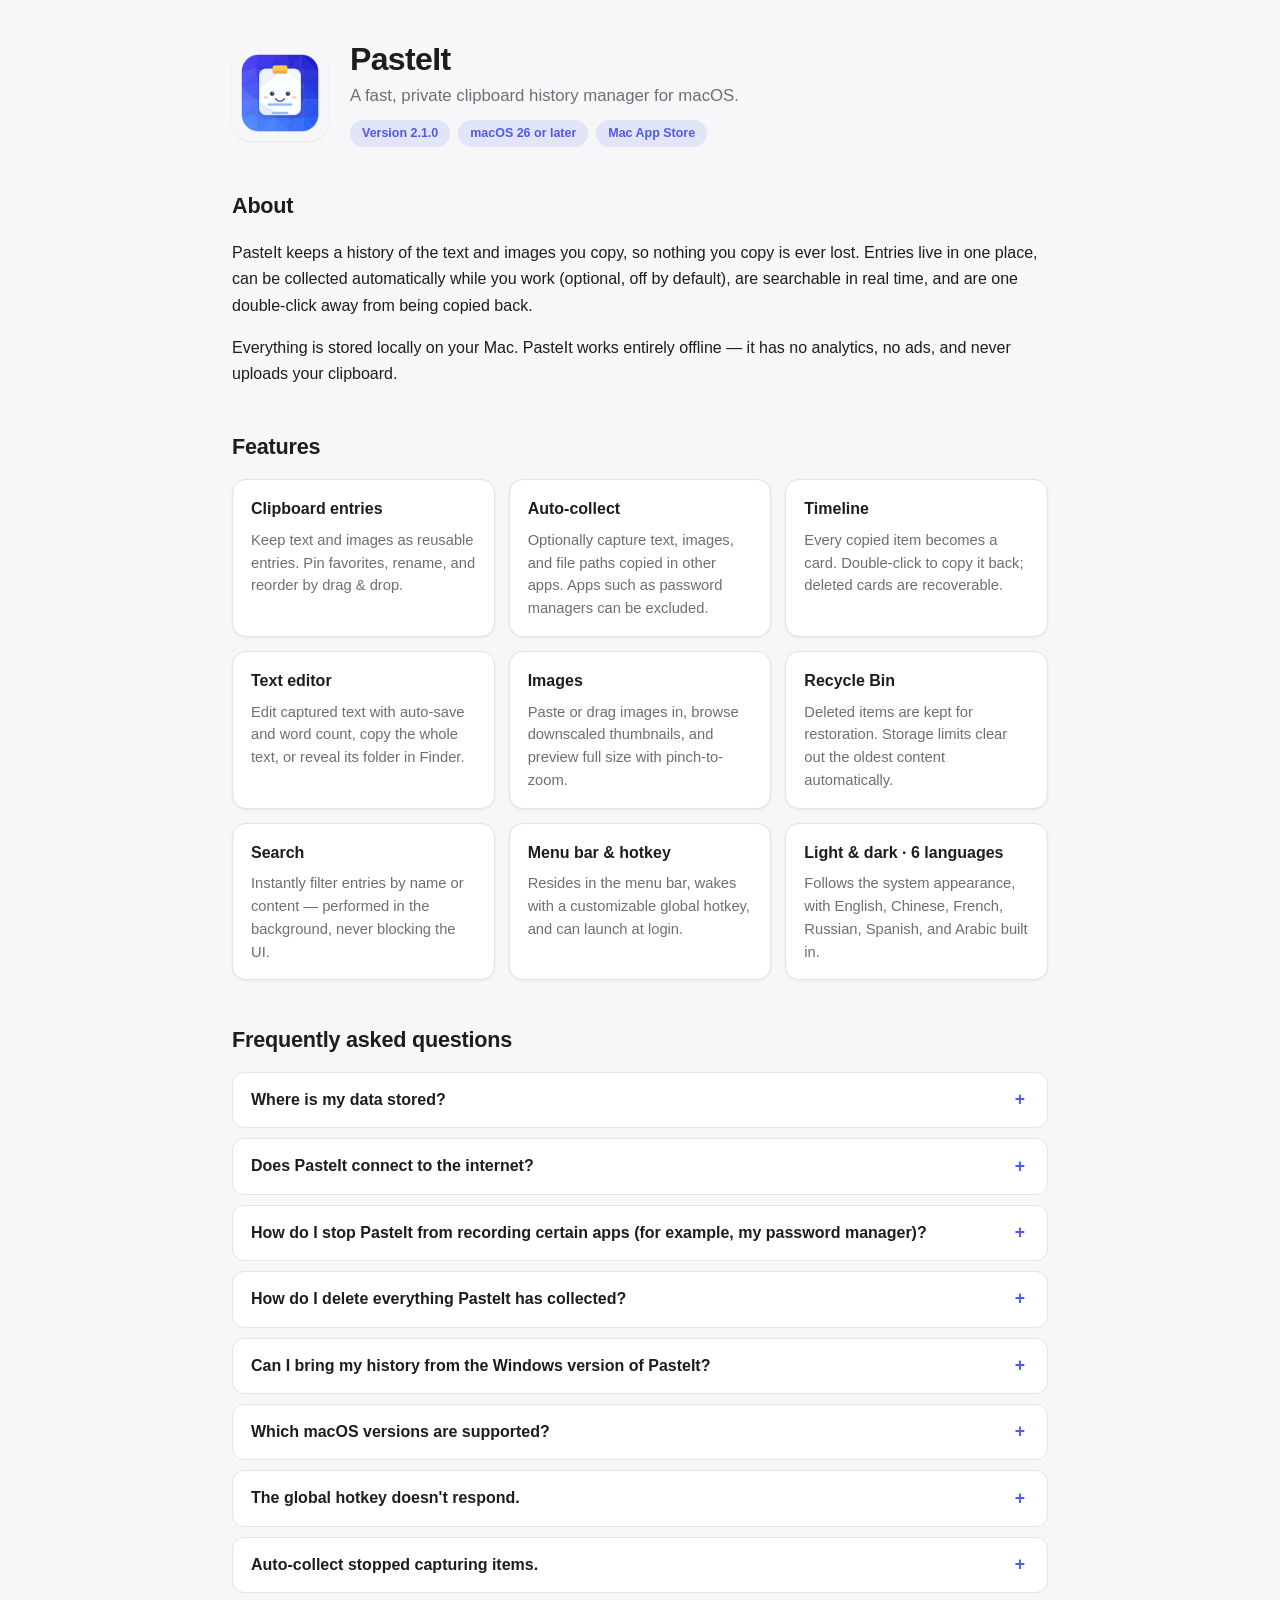
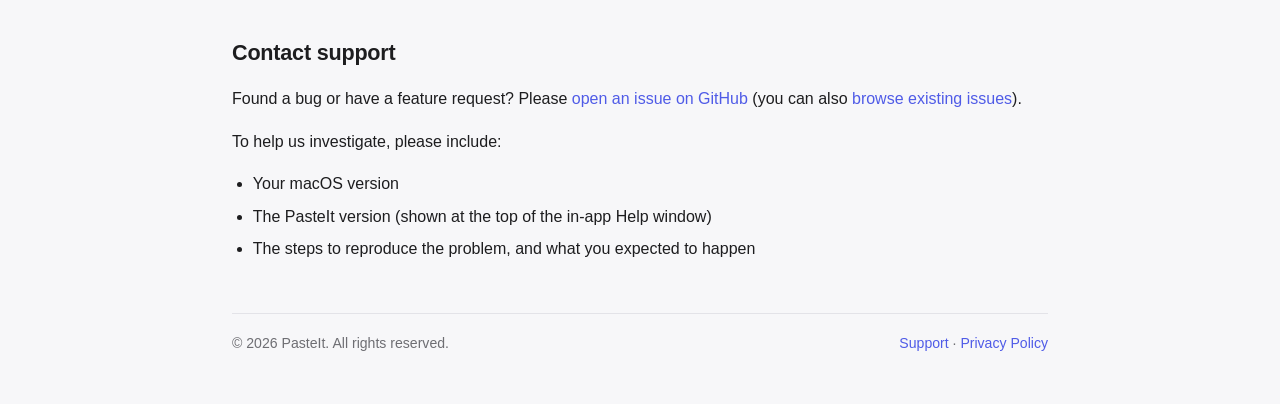
<file: index.html>
<!DOCTYPE html>
<html lang="en">
<head>
<meta charset="utf-8">
<meta name="viewport" content="width=device-width, initial-scale=1">
<title>PasteIt — Support</title>
<meta name="description" content="Support for PasteIt, a fast, private clipboard history manager for macOS. Features, FAQ, troubleshooting, and contact.">
<meta property="og:title" content="PasteIt — Support">
<meta property="og:description" content="A fast, private clipboard history manager for macOS.">
<meta property="og:image" content="assets/icon.png">
<link rel="icon" type="image/png" href="assets/icon.png">
<link rel="stylesheet" href="styles.css">
</head>
<body>
<main class="wrap">

<header class="hero">
  <img class="hero-icon" src="assets/icon.png" alt="PasteIt app icon" width="96" height="96">
  <div>
    <h1>PasteIt</h1>
    <p class="tagline">A fast, private clipboard history manager for macOS.</p>
    <p class="chips">
      <span class="chip">Version 2.1.0</span>
      <span class="chip">macOS 26 or later</span>
      <span class="chip">Mac App Store</span>
    </p>
  </div>
</header>

<section>
  <h2>About</h2>
  <p>PasteIt keeps a history of the text and images you copy, so nothing you copy is ever lost.
  Entries live in one place, can be collected automatically while you work (optional, off by default),
  are searchable in real time, and are one double-click away from being copied back.</p>
  <p>Everything is stored locally on your Mac. PasteIt works entirely offline — it has no analytics,
  no ads, and never uploads your clipboard.</p>
</section>

<section>
  <h2>Features</h2>
  <div class="grid">
    <div class="card">
      <h3>Clipboard entries</h3>
      <p>Keep text and images as reusable entries. Pin favorites, rename, and reorder by drag &amp; drop.</p>
    </div>
    <div class="card">
      <h3>Auto-collect</h3>
      <p>Optionally capture text, images, and file paths copied in other apps. Apps such as password
      managers can be excluded.</p>
    </div>
    <div class="card">
      <h3>Timeline</h3>
      <p>Every copied item becomes a card. Double-click to copy it back; deleted cards are recoverable.</p>
    </div>
    <div class="card">
      <h3>Text editor</h3>
      <p>Edit captured text with auto-save and word count, copy the whole text, or reveal its folder in Finder.</p>
    </div>
    <div class="card">
      <h3>Images</h3>
      <p>Paste or drag images in, browse downscaled thumbnails, and preview full size with pinch-to-zoom.</p>
    </div>
    <div class="card">
      <h3>Recycle Bin</h3>
      <p>Deleted items are kept for restoration. Storage limits clear out the oldest content automatically.</p>
    </div>
    <div class="card">
      <h3>Search</h3>
      <p>Instantly filter entries by name or content — performed in the background, never blocking the UI.</p>
    </div>
    <div class="card">
      <h3>Menu bar &amp; hotkey</h3>
      <p>Resides in the menu bar, wakes with a customizable global hotkey, and can launch at login.</p>
    </div>
    <div class="card">
      <h3>Light &amp; dark · 6 languages</h3>
      <p>Follows the system appearance, with English, Chinese, French, Russian, Spanish, and Arabic built in.</p>
    </div>
  </div>
</section>

<section>
  <h2>Frequently asked questions</h2>

  <details>
    <summary>Where is my data stored?</summary>
    <p>On your Mac only, in <code>~/Library/Application Support/PasteIt/</code>. Nothing is uploaded
    to any server. If you delete the app, this folder (and your history) remains until you remove it yourself.</p>
  </details>

  <details>
    <summary>Does PasteIt connect to the internet?</summary>
    <p>No. PasteIt works entirely offline: no analytics, no telemetry, no ads, and no third-party SDKs.
    The Mac App Store version is sandboxed and has no network entitlements at all.</p>
  </details>

  <details>
    <summary>How do I stop PasteIt from recording certain apps (for example, my password manager)?</summary>
    <p>Auto-collect is off by default and only runs while it is enabled. For extra control, open
    <strong>Settings → Privacy Exclusion</strong> and add apps by name or bundle identifier —
    anything copied from those apps is never recorded.</p>
  </details>

  <details>
    <summary>How do I delete everything PasteIt has collected?</summary>
    <p>Delete items in the app (they go to the Recycle Bin, where you can remove them permanently),
    or quit PasteIt and delete the folder <code>~/Library/Application Support/PasteIt/</code> to erase
    all data at once.</p>
  </details>

  <details>
    <summary>Can I bring my history from the Windows version of PasteIt?</summary>
    <p>Yes. The data layout is identical. Copy your old <code>Data/</code> and <code>Recycle/</code>
    folders into <code>~/Library/Application Support/PasteIt/</code> and your entries appear seamlessly.</p>
  </details>

  <details>
    <summary>Which macOS versions are supported?</summary>
    <p>macOS 26 or later.</p>
  </details>

  <details>
    <summary>The global hotkey doesn't respond.</summary>
    <p>Another app may already use the same key combination. Choose a different combination in
    Settings → Hotkey. Launching PasteIt again also wakes the running instance if the window is hidden.</p>
  </details>

  <details>
    <summary>Auto-collect stopped capturing items.</summary>
    <p>Check that Auto-collect is enabled in the menu bar menu or Settings, and that the source app
    is not on the Privacy Exclusion list. Duplicate content is also skipped: identical text is collected
    once in a row, and the most recent images are de-duplicated by content.</p>
  </details>
</section>

<section>
  <h2>Contact support</h2>
  <p>Found a bug or have a feature request? Please
  <a href="https://github.com/LiuYinCarl/pasteit-support/issues/new">open an issue on GitHub</a>
  (you can also <a href="https://github.com/LiuYinCarl/pasteit-support/issues">browse existing issues</a>).</p>
  <p>To help us investigate, please include:</p>
  <ul>
    <li>Your macOS version</li>
    <li>The PasteIt version (shown at the top of the in-app Help window)</li>
    <li>The steps to reproduce the problem, and what you expected to happen</li>
  </ul>
</section>

<footer>
  <p>© 2026 PasteIt. All rights reserved.</p>
  <nav><a href="index.html">Support</a> · <a href="privacy.html">Privacy Policy</a></nav>
</footer>

</main>
</body>
</html>
</file>
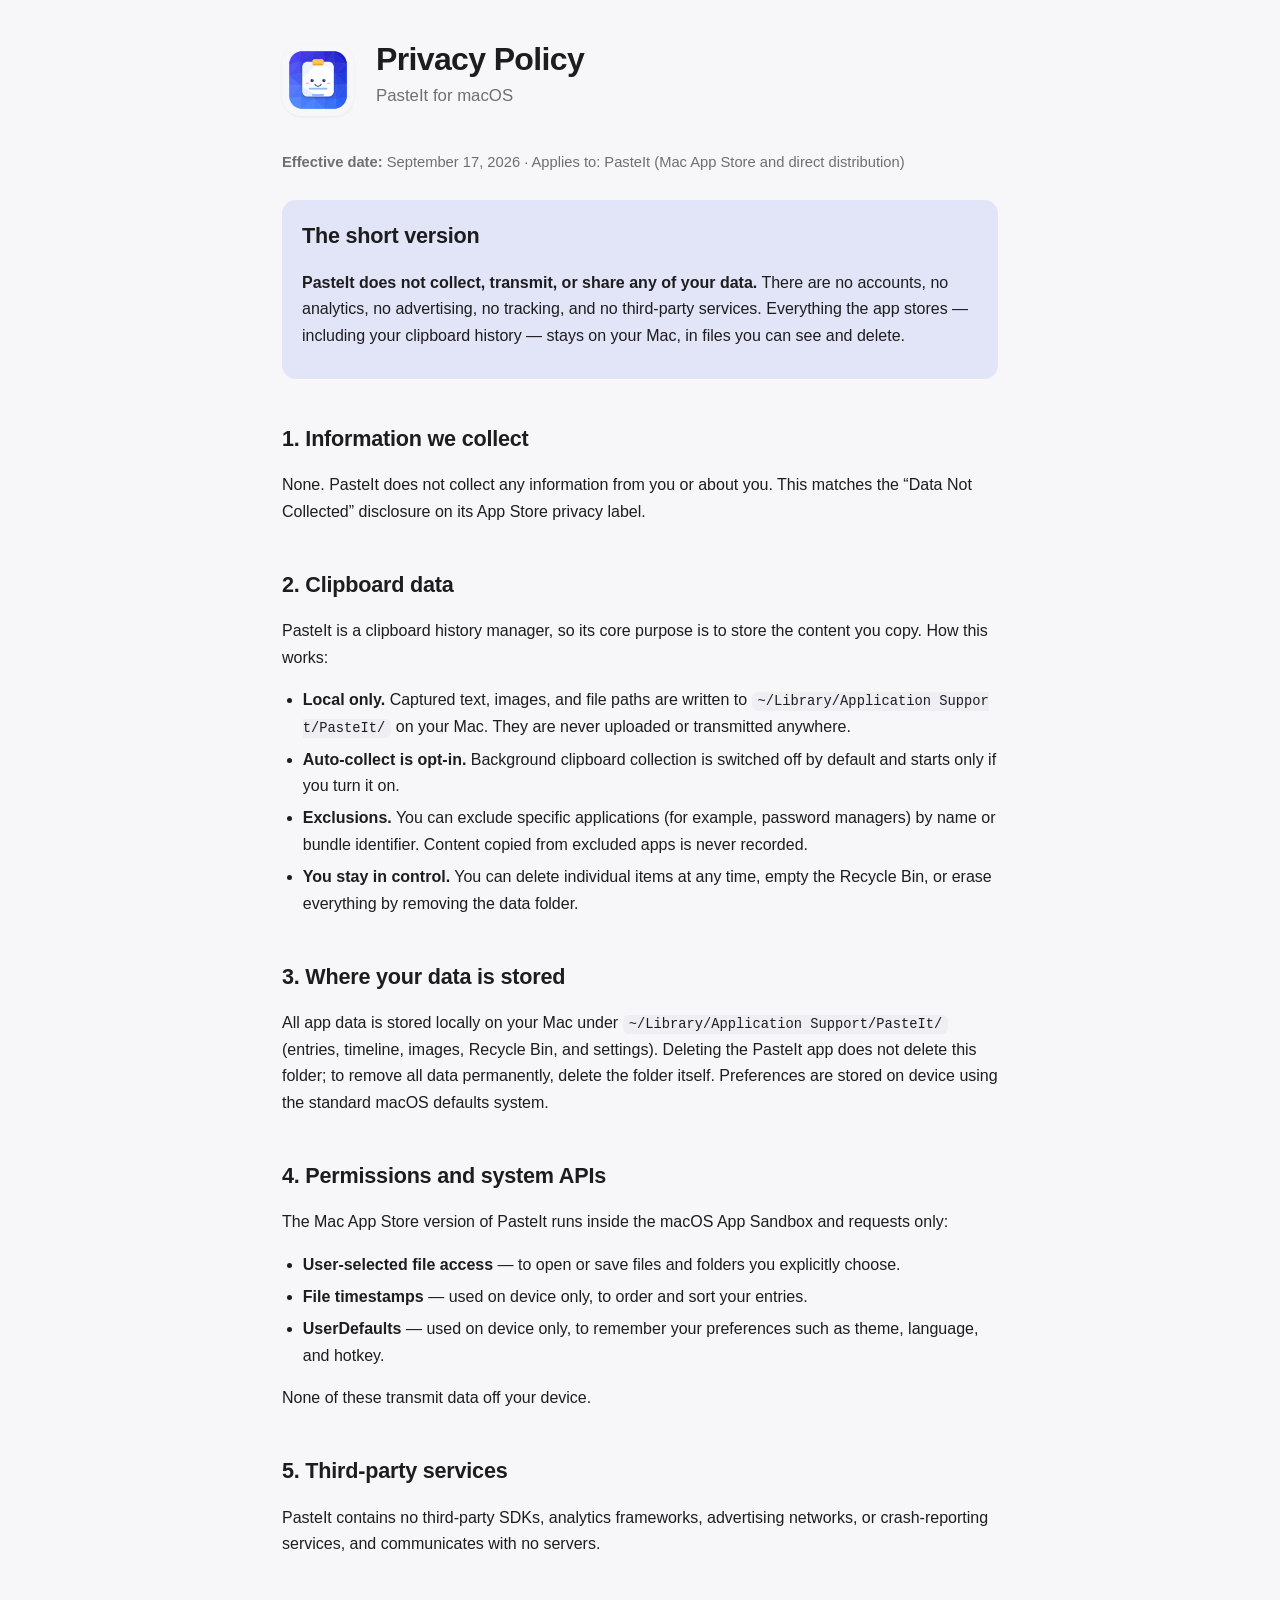
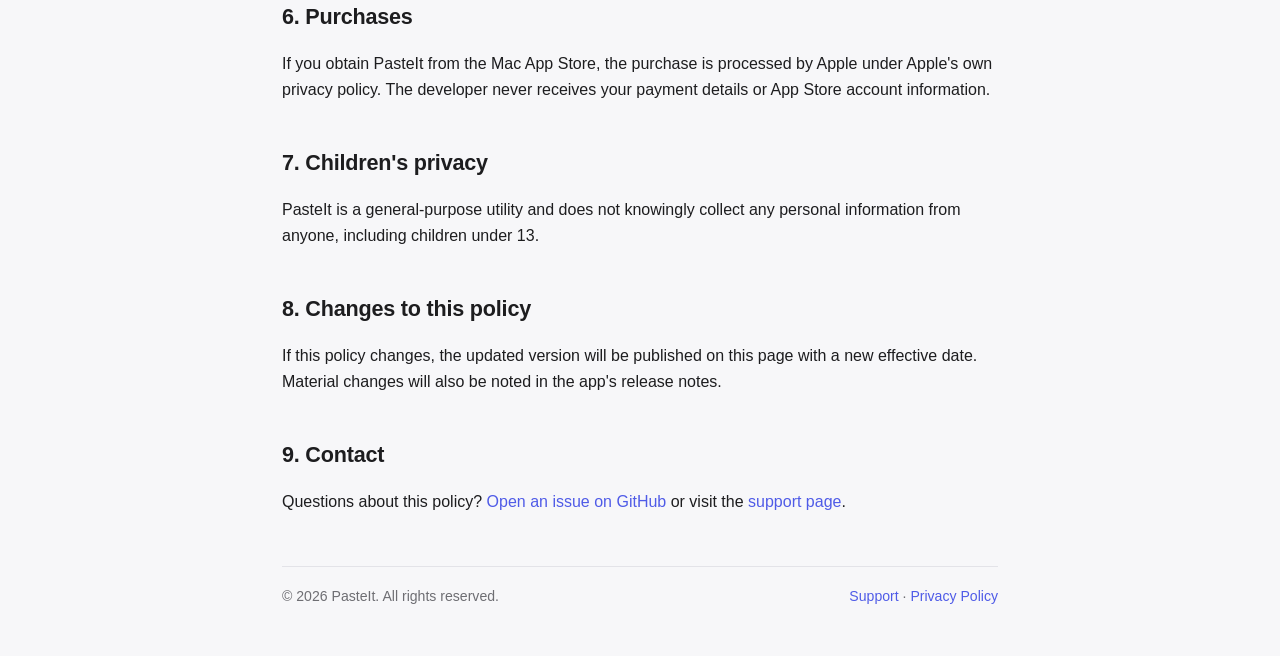
<file: privacy.html>
<!DOCTYPE html>
<html lang="en">
<head>
<meta charset="utf-8">
<meta name="viewport" content="width=device-width, initial-scale=1">
<title>PasteIt — Privacy Policy</title>
<meta name="description" content="Privacy policy for PasteIt for macOS. PasteIt does not collect, transmit, or share any of your data.">
<meta property="og:title" content="PasteIt — Privacy Policy">
<meta property="og:description" content="PasteIt does not collect, transmit, or share any of your data.">
<meta property="og:image" content="assets/icon.png">
<link rel="icon" type="image/png" href="assets/icon.png">
<link rel="stylesheet" href="styles.css">
</head>
<body>
<main class="wrap narrow">

<header class="hero hero-left">
  <img class="hero-icon" src="assets/icon.png" alt="PasteIt app icon" width="72" height="72">
  <div>
    <h1>Privacy Policy</h1>
    <p class="tagline">PasteIt for macOS</p>
  </div>
</header>

<p class="meta"><strong>Effective date:</strong> September 17, 2026 · Applies to: PasteIt (Mac App Store and direct distribution)</p>

<section class="summary">
  <h2>The short version</h2>
  <p><strong>PasteIt does not collect, transmit, or share any of your data.</strong> There are no
  accounts, no analytics, no advertising, no tracking, and no third-party services. Everything the app
  stores — including your clipboard history — stays on your Mac, in files you can see and delete.</p>
</section>

<section>
  <h2>1. Information we collect</h2>
  <p>None. PasteIt does not collect any information from you or about you. This matches the
  “Data Not Collected” disclosure on its App Store privacy label.</p>
</section>

<section>
  <h2>2. Clipboard data</h2>
  <p>PasteIt is a clipboard history manager, so its core purpose is to store the content you copy.
  How this works:</p>
  <ul>
    <li><strong>Local only.</strong> Captured text, images, and file paths are written to
    <code>~/Library/Application Support/PasteIt/</code> on your Mac. They are never uploaded or transmitted anywhere.</li>
    <li><strong>Auto-collect is opt-in.</strong> Background clipboard collection is switched off by
    default and starts only if you turn it on.</li>
    <li><strong>Exclusions.</strong> You can exclude specific applications (for example, password
    managers) by name or bundle identifier. Content copied from excluded apps is never recorded.</li>
    <li><strong>You stay in control.</strong> You can delete individual items at any time, empty the
    Recycle Bin, or erase everything by removing the data folder.</li>
  </ul>
</section>

<section>
  <h2>3. Where your data is stored</h2>
  <p>All app data is stored locally on your Mac under
  <code>~/Library/Application Support/PasteIt/</code> (entries, timeline, images, Recycle Bin, and
  settings). Deleting the PasteIt app does not delete this folder; to remove all data permanently,
  delete the folder itself. Preferences are stored on device using the standard macOS defaults system.</p>
</section>

<section>
  <h2>4. Permissions and system APIs</h2>
  <p>The Mac App Store version of PasteIt runs inside the macOS App Sandbox and requests only:</p>
  <ul>
    <li><strong>User-selected file access</strong> — to open or save files and folders you explicitly choose.</li>
    <li><strong>File timestamps</strong> — used on device only, to order and sort your entries.</li>
    <li><strong>UserDefaults</strong> — used on device only, to remember your preferences such as theme, language, and hotkey.</li>
  </ul>
  <p>None of these transmit data off your device.</p>
</section>

<section>
  <h2>5. Third-party services</h2>
  <p>PasteIt contains no third-party SDKs, analytics frameworks, advertising networks, or crash-reporting
  services, and communicates with no servers.</p>
</section>

<section>
  <h2>6. Purchases</h2>
  <p>If you obtain PasteIt from the Mac App Store, the purchase is processed by Apple under Apple's
  own privacy policy. The developer never receives your payment details or App Store account information.</p>
</section>

<section>
  <h2>7. Children's privacy</h2>
  <p>PasteIt is a general-purpose utility and does not knowingly collect any personal information
  from anyone, including children under 13.</p>
</section>

<section>
  <h2>8. Changes to this policy</h2>
  <p>If this policy changes, the updated version will be published on this page with a new effective
  date. Material changes will also be noted in the app's release notes.</p>
</section>

<section>
  <h2>9. Contact</h2>
  <p>Questions about this policy? <a href="https://github.com/LiuYinCarl/pasteit-support/issues/new">Open an
  issue on GitHub</a> or visit the <a href="index.html">support page</a>.</p>
</section>

<footer>
  <p>© 2026 PasteIt. All rights reserved.</p>
  <nav><a href="index.html">Support</a> · <a href="privacy.html">Privacy Policy</a></nav>
</footer>

</main>
</body>
</html>
</file>
<file: styles.css>
/* PasteIt — support site. No JavaScript; adapts to light/dark via prefers-color-scheme. */

:root {
  --bg: #f7f7f9;
  --fg: #1d1d1f;
  --muted: #6e6e73;
  --card: #ffffff;
  --border: #e3e3e8;
  --accent: #4f5be7;
  --accent-soft: rgba(79, 91, 231, 0.12);
  --code-bg: #efeff3;
  --shadow: 0 1px 3px rgba(0, 0, 0, 0.06);
}

@media (prefers-color-scheme: dark) {
  :root {
    --bg: #0e0e13;
    --fg: #f5f5f7;
    --muted: #9b9ba1;
    --card: #17171e;
    --border: #2a2a33;
    --accent: #8a94ff;
    --accent-soft: rgba(138, 148, 255, 0.14);
    --code-bg: #23232c;
    --shadow: 0 1px 3px rgba(0, 0, 0, 0.4);
  }
}

* { box-sizing: border-box; }

body {
  margin: 0;
  background: var(--bg);
  color: var(--fg);
  font-family: -apple-system, BlinkMacSystemFont, "Segoe UI", Roboto, Helvetica, Arial, sans-serif;
  font-size: 16px;
  line-height: 1.65;
  -webkit-font-smoothing: antialiased;
}

.wrap {
  max-width: 860px;
  margin: 0 auto;
  padding: 40px 22px 48px;
}

.wrap.narrow { max-width: 760px; }

a { color: var(--accent); text-decoration: none; }
a:hover { text-decoration: underline; }

code {
  font-family: ui-monospace, SFMono-Regular, Menlo, Consolas, monospace;
  font-size: 0.86em;
  background: var(--code-bg);
  border-radius: 6px;
  padding: 2px 6px;
  word-break: break-all;
}

/* Hero */

.hero {
  display: flex;
  align-items: center;
  gap: 22px;
  margin-bottom: 30px;
}

.hero-left { align-items: center; }

.hero-icon {
  border-radius: 20px;
  box-shadow: var(--shadow);
  flex: none;
}

h1 {
  margin: 0 0 4px;
  font-size: 2rem;
  letter-spacing: -0.02em;
  line-height: 1.2;
}

.accent { color: var(--accent); }

.tagline {
  margin: 0 0 10px;
  color: var(--muted);
  font-size: 1.05rem;
}

.chips { margin: 0; display: flex; flex-wrap: wrap; gap: 8px; }

.chip {
  display: inline-block;
  font-size: 0.78rem;
  font-weight: 600;
  color: var(--accent);
  background: var(--accent-soft);
  border-radius: 999px;
  padding: 3px 12px;
}

/* Sections */

h2 {
  font-size: 1.35rem;
  letter-spacing: -0.01em;
  margin: 2.6rem 0 0.9rem;
}

.meta { color: var(--muted); font-size: 0.92rem; margin-top: 0; }

.summary {
  background: var(--accent-soft);
  border-radius: 14px;
  padding: 4px 20px 14px;
  margin-top: 1.6rem;
}

.summary h2 { margin-top: 0.9rem; }

/* Feature cards */

.grid {
  display: grid;
  grid-template-columns: repeat(auto-fill, minmax(240px, 1fr));
  gap: 14px;
}

.card {
  background: var(--card);
  border: 1px solid var(--border);
  border-radius: 14px;
  padding: 16px 18px;
  box-shadow: var(--shadow);
}

.card h3 { margin: 0 0 6px; font-size: 1rem; }

.card p { margin: 0; color: var(--muted); font-size: 0.92rem; line-height: 1.55; }

/* FAQ accordions */

details {
  background: var(--card);
  border: 1px solid var(--border);
  border-radius: 12px;
  padding: 14px 18px;
  margin-bottom: 10px;
}

summary {
  font-weight: 600;
  cursor: pointer;
  list-style: none;
  position: relative;
  padding-right: 28px;
}

summary::-webkit-details-marker { display: none; }

summary::after {
  content: "+";
  position: absolute;
  right: 4px;
  top: 50%;
  transform: translateY(-50%);
  color: var(--accent);
  font-weight: 700;
  font-size: 1.1rem;
}

details[open] summary::after { content: "−"; }

details p { margin: 10px 0 2px; color: var(--muted); }

/* Lists & footer */

section ul { padding-left: 1.3rem; }
section li { margin: 6px 0; }

footer {
  margin-top: 3.2rem;
  padding-top: 18px;
  border-top: 1px solid var(--border);
  display: flex;
  justify-content: space-between;
  flex-wrap: wrap;
  gap: 8px;
  color: var(--muted);
  font-size: 0.88rem;
}

footer p, footer nav { margin: 0; }
</file>
